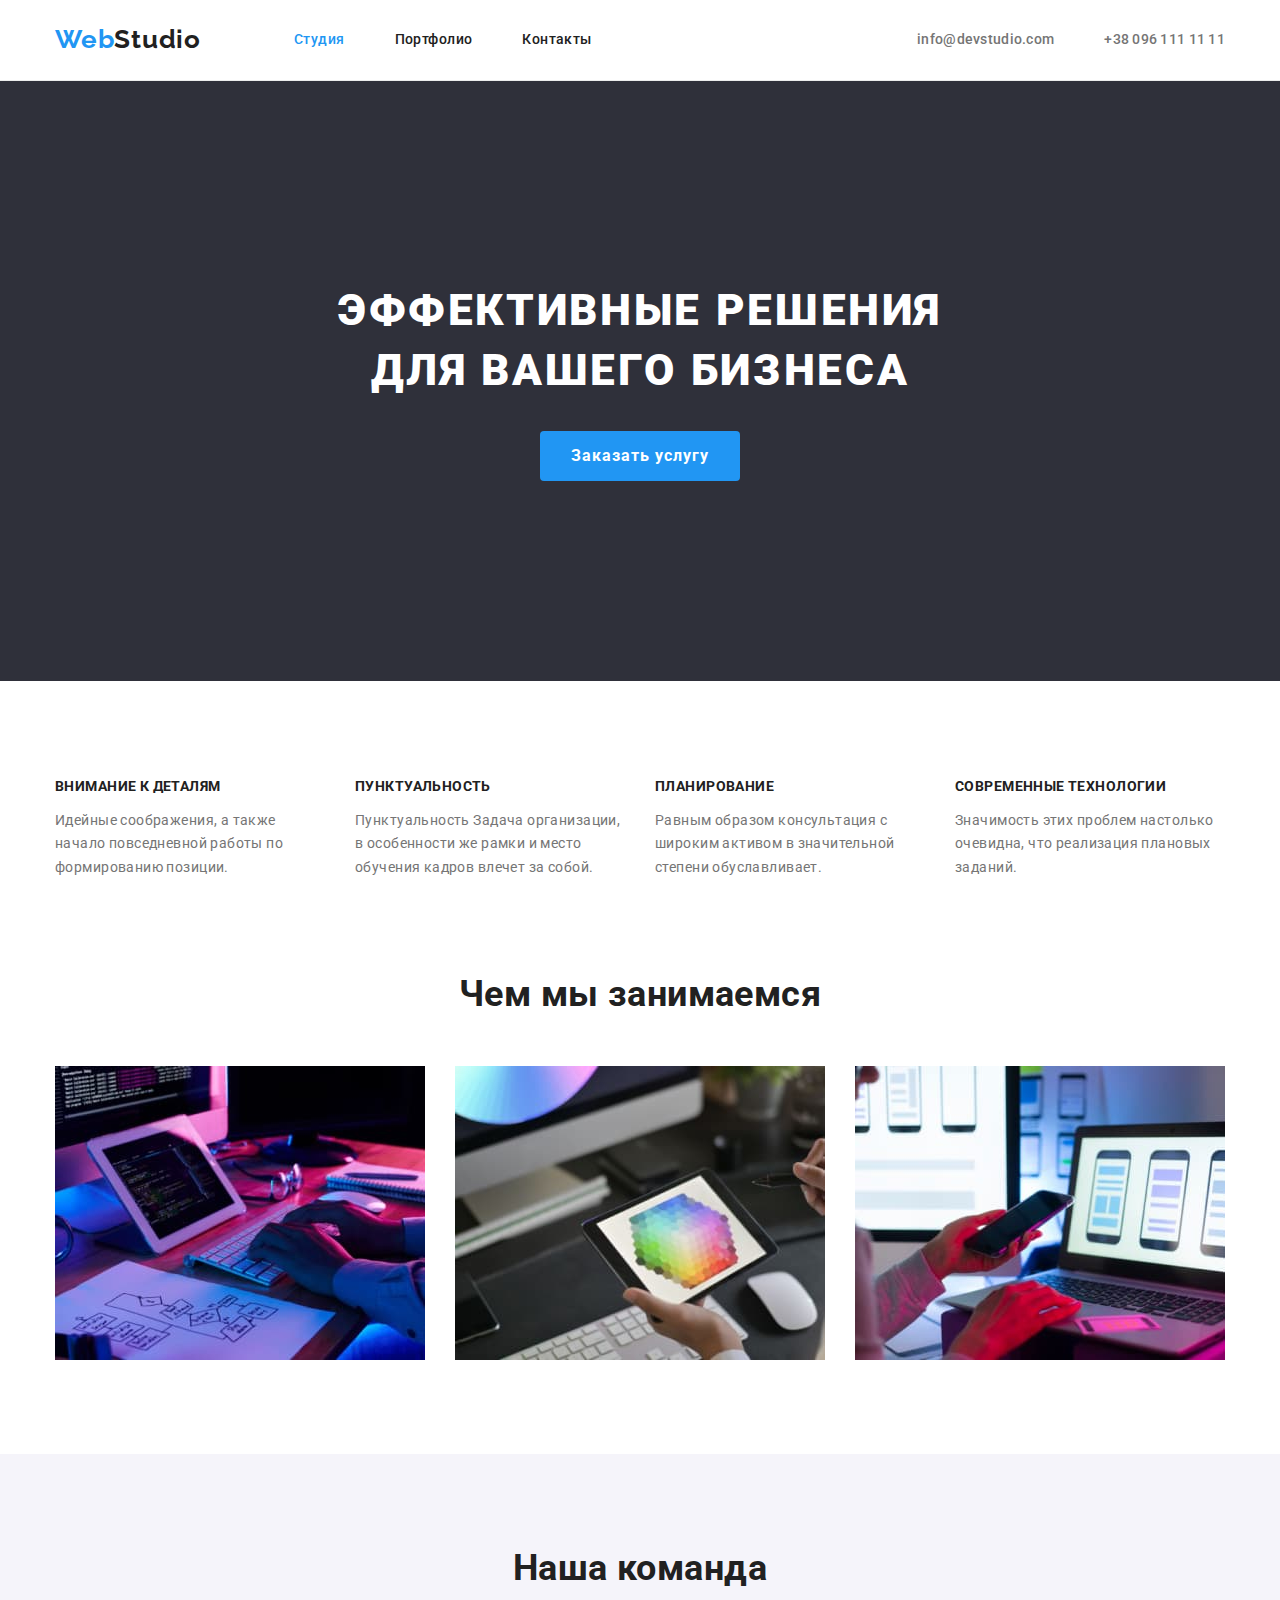
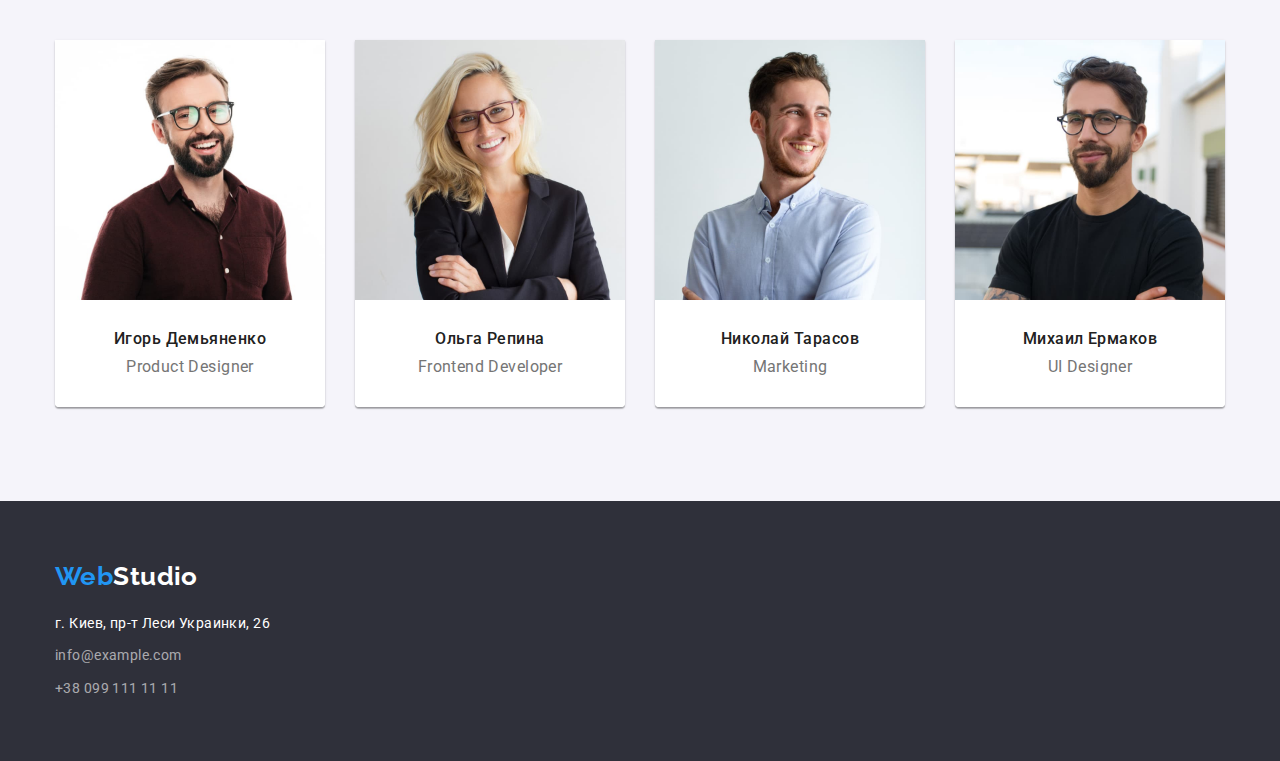
<file: index.html>
<!DOCTYPE html>
<html lang="ru">

<head>
    <meta charset="UTF-8" />
    <meta http-equiv="X-UA-Compatible" content="IE=edge" />
    <meta name="viewport" content="width=device-width, initial-scale=1.0" />
    <title>GOIT-MARKUP-HW-03</title>
    
    <!--Шрифти-->
    <link rel="preconnect" href="https://fonts.googleapis.com">
    <link rel="preconnect" href="https://fonts.gstatic.com" crossorigin>
    <link
        href="https://fonts.googleapis.com/css2?family=Raleway:wght@700&family=Roboto:wght@400;500;700;900&display=swap"
        rel="stylesheet">
        <!--normalize styles start-->
        <link rel="stylesheet" href="https://cdn.jsdelivr.net/npm/modern-normalize@1.1.0/modern-normalize.min.css">
        <!--normalize styles end-->
        <!--Стили файла index.html-->
    <link rel="stylesheet" href="./CSS/styles.css">    
</head>

<body>
    
    <header class="header">
            <div class="container top">
            <nav class="navilist">
                    <a class="logo" href="index.html"><span>Web</span>Studio</a>
                <ul class="list-a">
                    <li class="list"><a class="current header-link" href="index.html">Студия</a></li>
                    <li class="list"><a class="header-link" href="portfolio.html">Портфолио</a></li>
                    <li class="list"><a class="header-link" href="contakt">Контакты</a></li>
                </ul>
        </nav> 
        <ul class="nav">
            <li class="list-contact list"><a class="contact-link" href="mailto:info@devstudio.com">info@devstudio.com</a>
            </li>
            <li class="list-contact list"><a class="contact-link" href="tel:+380961111111">+38 096 111 11 11</a>
            </li>
        </ul>
                
        </div>
    </header> 
        
        <main>
            <section class="header-block">
            <div class="container">
                <h1 class="block">
                Эффективные решения для вашего бизнеса
            </h1>
            <button class="header-button" type="button">Заказать услугу</button>
            </div>
        </section> 
        
        <section class="section">
        <div class="container">
            <h2 hidden>Наши задачи</h2>
            <ul class="detali about-text">
                <li class="title-list">
                    <h3 class="about-title">Внимание к деталям</h3>
                    <p class="about-list">
                        Идейные соображения, а также начало повседневной работы по
                        формированию позиции.
                    </p>
                </li>
                <li class="title-list">
                    <h3 class="about-title">Пунктуальность</h3>
                    <p class="about-list">
                        Пунктуальность Задача организации, в особенности же рамки и место
                        обучения кадров влечет за собой.
                    </p>
                </li>
                <li class="title-list">
                    <h3 class="about-title">Планирование</h3>
                    <p class="about-list">
                        Равным образом консультация с широким активом в значительной
                        степени обуславливает.
                    </p>
                </li>
                <li class="title-list">
                    <h3 class="about-title">Современные технологии</h3>
                    <p class="about-list">
                        Значимость этих проблем настолько очевидна, что реализация
                        плановых заданий.
                    </p>
                </li>
            </ul>
        </div>
        </section>
        
        <section class="section innert">
            <div class="container">
            <h2 class="about">Чем мы занимаемся</h2>
            <ul class="about-a">
                <li class="about-a">
                    <a href="./imeges/img1.jpg"><img src="./imeges/img1.jpg" alt="клавиатура" width="370"
                            height="294" /></a>
                </li>
                <li class="about-a">
                    <a href="./imeges/img2(1).jpg"><img src="./imeges/img2(1).jpg" alt="планшет" width="370"
                            height="294" /></a>
                </li>
                <li class="about-a">
                    <a href="./imeges/img3.jpg"><img src="./imeges/img3.jpg" alt="телефон" width="370"
                            height="294" /></a>
                </li>
            </ul>
            </div>
        </section>
        
        <section class="section comanda">
            <div class="container">
                
                    <h2 class="about">Наша команда</h2>
                    <ul class="card">
                        <li class="team-itt">
                    <img src="./imeges/img4(1).jpg" alt="Игорь Демьяненко" width="270" height="260" />
                    <div class="team-cardi">
                        <h3 class="title">Игорь Демьяненко</h3>
                    <p class="title-title" lang="en">Product Designer</p>
                    </div>
                        </li>
                        <li class="team-itt">
                        <img src="./imeges/img5(1).jpg" alt="Ольга Репина" width="270" height="260" />    
                    <div class="team-cardi">
                    <h3 class="title">Ольга Репина</h3>
                    <p class="title-title" lang="en">Frontend Developer</p></div>
                        </li>
                        <li class="team-itt">
                    <img src="./imeges/img6(1).jpg" alt="Николай Тарасов" width="270" height="260" />
                    <div class="team-cardi">
                        <h3 class="title">Николай Тарасов</h3>
                    <p class="title-title" lang="en">Marketing</p></div>
                        </li>
                        <li class="team-itt">
                    <img src="./imeges/img7(1).jpg" alt="Михаил Ермаков" width="270" height="260" />
                    <div class="team-cardi">
                        <h3 class="title">Михаил Ермаков</h3>
                    <p class="title-title" lang="en">UI Designer</p></div>
                        </li>
                    </ul>
                
            </div>
        </section>
    </main>
    <footer class="footer">
        <div class="container">
        <a class="footer-logo" href="index.html"><span>Web</span>Studio</a>
        
        <address class="foott">
            <ul>
                <li class="addres"><a class="footer-addres foot" href="https://goo.gl/maps/piqngm7oDQpEDh6u6" target="_blank"
                        rel="noopener nofollow noreferrer">г. Киев, пр-т Леси Украинки, 26</a></li>
                <li class="addres">
                    <a class="contakt-link foot" href="mailto:info@example.com">info@example.com</a>
                </li>
                <li class="addres">
                    <a class="contakt-link foot" href="tel:+380991111111">+38 099 111 11 11</a>
                </li>
            </ul>
        </address>
        </div>
    </footer>
</body>

</html>
</file>
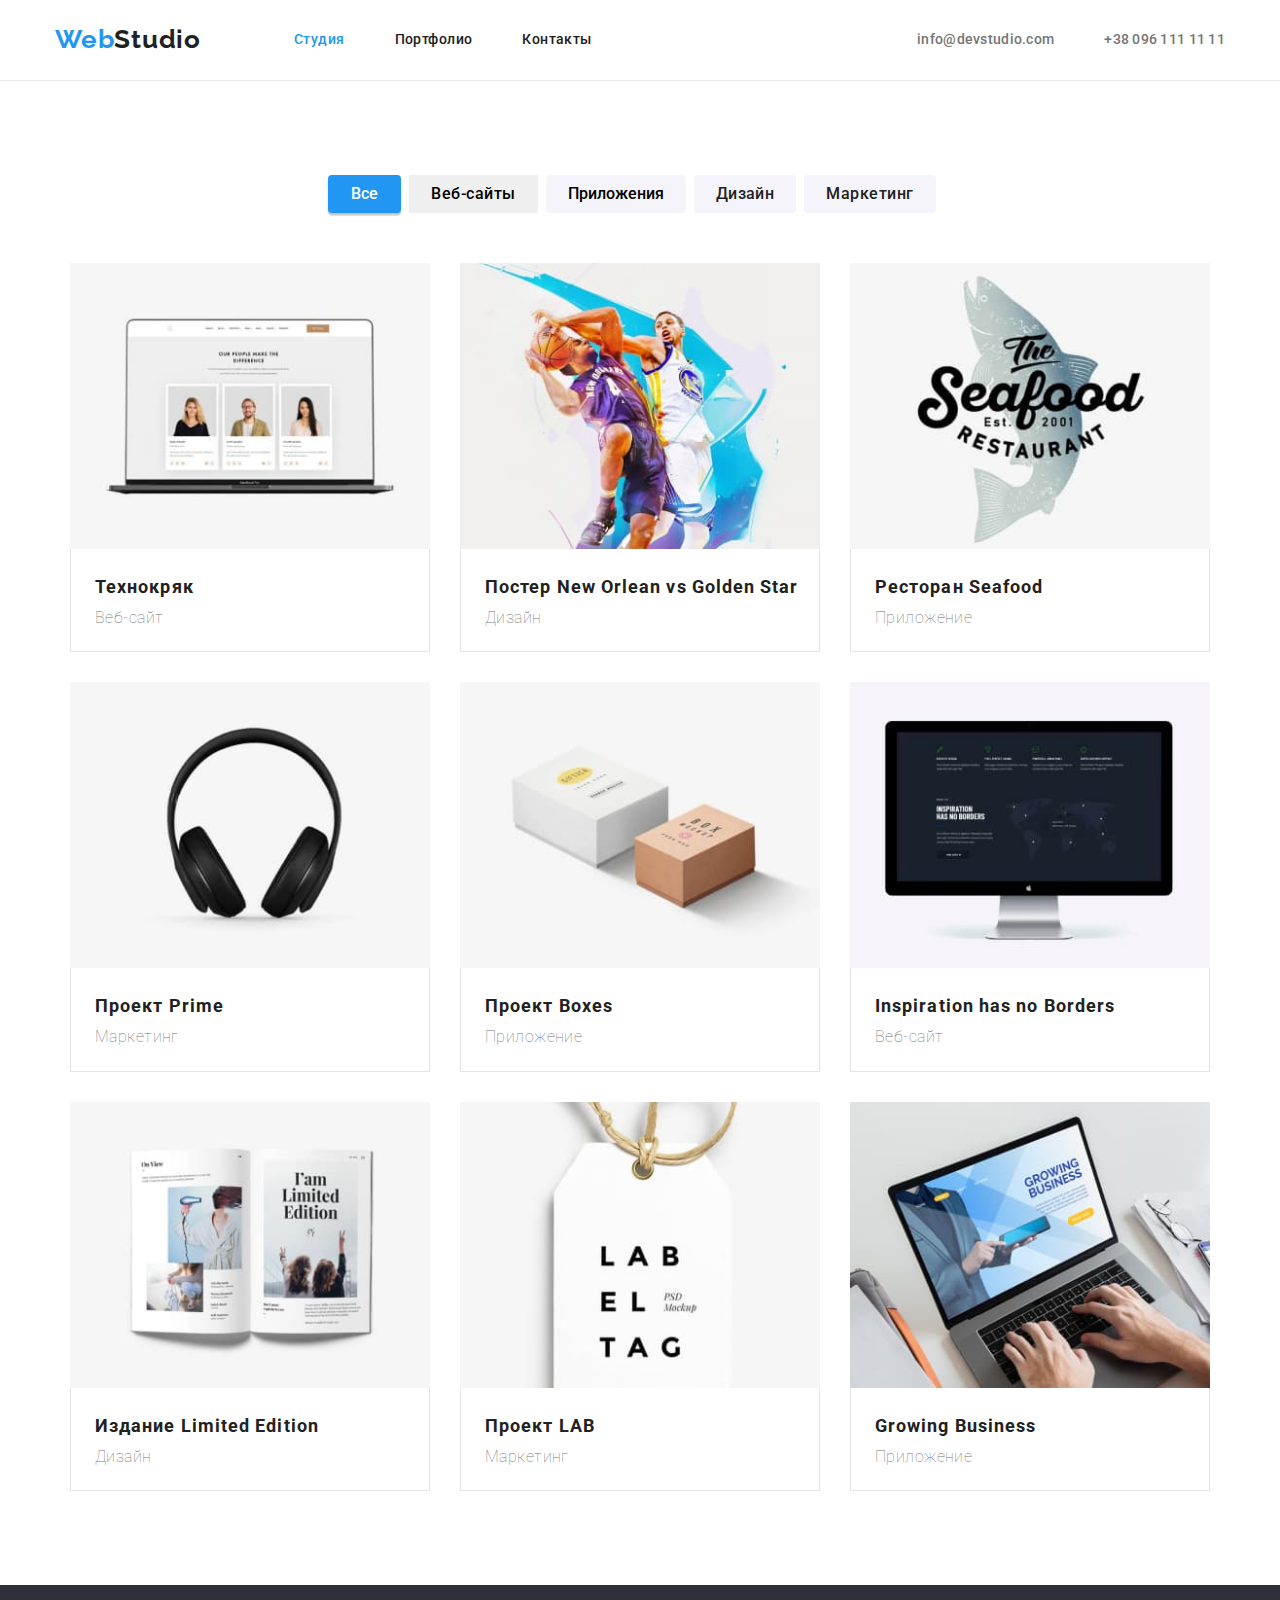
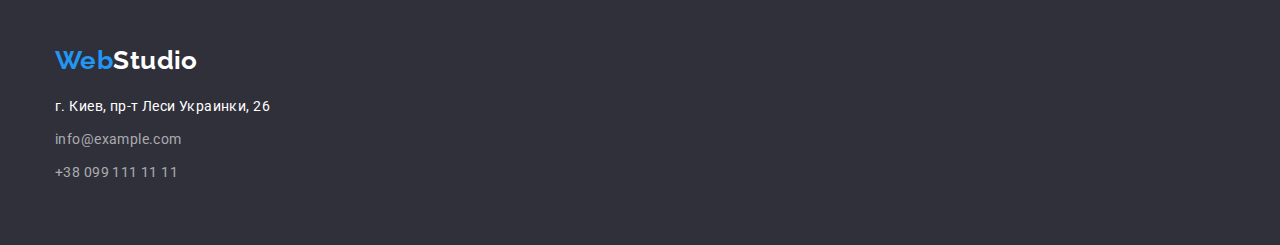
<file: portfolio.html>
<!DOCTYPE html>
<html lang="ru">

<head>
    <meta charset="UTF-8">
    <meta http-equiv="X-UA-Compatible" content="IE=edge">
    <meta name="viewport" content="width=device-width, initial-scale=1.0">
    <title>GOIT-MARKUP-HW-03</title>
    <!--Шрифти-->
    <link rel="preconnect" href="https://fonts.googleapis.com">
    <link rel="preconnect" href="https://fonts.gstatic.com" crossorigin>
    <link href="https://fonts.googleapis.com/css2?family=Raleway:wght@700&family=Roboto:wght@400;500;700;900&display=swap"
        rel="stylesheet">
    <!--normalize styles start-->
    <link rel="stylesheet" href="https://cdn.jsdelivr.net/npm/modern-normalize@1.1.0/modern-normalize.min.css">
    <!--normalize styles end-->
    <!--Стили файла index.html-->
    <link rel="stylesheet" href="./CSS/styles.css">

</head>

<body>
    <header class="header">
        <div class="container top">
            <nav class="navilist">
                <a class="logo" href="index.html"><span>Web</span>Studio</a>
                <ul class="list-a">
                    <li class="list"><a class="current header-link" href="index.html">Студия</a></li>
                    <li class="list"><a class="header-link" href="portfolio.html">Портфолио</a></li>
                    <li class="list"><a class="header-link" href="contakt">Контакты</a></li>
                </ul>
            </nav>
            <ul class="nav">
                <li class="list-contact list"><a class="contact-link" href="mailto:info@devstudio.com">info@devstudio.com</a>
                </li>
                <li class="list-contact list"><a class="contact-link" href="tel:+380961111111">+38 096 111 11 11</a>
                </li>
            </ul>
        
        </div>
    </header>
    <main>
        <section class="section">
            <div class="container">
            <h1 class="portfolio-list" hidden>Портфолио</h1>
            <ul class="group">
                <li>
                    <button class="portfolio-button text" type="button">Все</button>
                </li>
                <li>
                    <button class="button-list" type="button">Веб-сайты</button>
                </li>
                <li>
                    <button class="button-list-a" type="button">Приложения</button>
                </li>
                <li>
                    <button class="button-list-b" type="button">Дизайн</button>
                </li>
                <li>
                    <button class="button-list-c" type="button">Маркетинг</button>
                </li>
            </ul>

        <ul class="portfolio-projekt card-set">
                <li class="team-it card-set-items">
                    <img src="./imeges/imeges1/proekt1.jpg" alt="Екран ноутбука" width="370" height="294">
                    <div class="team-card">
                        <h2 class="portfolio-title">Технокряк</h2>
                        <p class="teksting">Веб-сайт</p>
                    </div>
                </li>
                <li class="team-it card-set-items">
                    <img src="./imeges/imeges1/proekt2.jpg" alt="Игра в мяч" width="370" height="294">
                    <div class="team-card">
                        <h2 class="portfolio-title" lang="en">Постер New Orlean vs Golden Star</h2>
                        <p class="teksting">Дизайн</p>
                    </div>
                </li>
                <li class="team-it card-set-items">
                    <img src="./imeges/imeges1/proekt3.jpg" alt="Реклама" width="370" height="294">
                    <div class="team-card">
                        <h2 class="portfolio-title" lang="en">Ресторан Seafood</h2>
                        <p class="teksting">Приложение</p>
                    </div>
                </li>
                <li class="team-it card-set-items">
                    <img src="./imeges/imeges1/proekt4.jpg" alt="Наушники" width="370" height="294">
                    <div class="team-card">
                        <h2 class="portfolio-title" lang="en">Проект Prime</h2>
                        <p class="teksting">Маркетинг</p>
                    </div>
                </li>
                <li class="team-it card-set-items">
                    <img src="./imeges/imeges1/proekt5.jpg" alt="Коробки" width="370" height="294">
                    <div class="team-card">
                        <h2 class="portfolio-title" lang="en">Проект Boxes</h2>
                        <p class="teksting">Приложение</p>
                    </div>
                </li>
                <li class="team-it card-set-items">
                    <img src="./imeges/imeges1/proekt6.jpg" alt="Монитор" width="370" height="294">
                    <div class="team-card">
                        <h2 class="portfolio-title" lang="en">Inspiration has no Borders</h2>
                        <p class="teksting">Веб-сайт</p>
                    </div>
                </li>
                <li class="team-it card-set-items">
                    <img src="./imeges/imeges1/proekt7.jpg" alt="Книга" width="370" height="294">
                    <div class="team-card">
                        <h2 class="portfolio-title" lang="en">Издание Limited Edition</h2>
                        <p class="teksting">Дизайн</p>
                    </div>
                </li>
                <li class="team-it card-set-items">
                    <img src="./imeges/imeges1/proekt8.jpg" alt="Бирка" width="370" height="294">
                    <div class="team-card">
                        <h2 class="portfolio-title" lang="en">Проект LAB</h2>
                        <p class="teksting">Маркетинг</p>
                    </div>
                </li>
                <li class="team-it card-set-items">
                    <img src="./imeges/imeges1/proekt9.jpg" alt="Ноутбук" width="370" height="294">
                    <div class="team-card">
                        <h2 class="portfolio-title" lang="en">Growing Business</h2>
                        <p class="teksting">Приложение</p>
                    </div>
                </li>
            </ul>
        </div>
        </section>
        
    </main>
    <!--Секция Footer-->
    <footer class="footer">
        <div class="container">
            <a class="footer-logo" href="index.html"><span>Web</span>Studio</a>
        
            <address class="foott">
                <ul>
                    <li class="addres"><a class="footer-addres foot" href="https://goo.gl/maps/piqngm7oDQpEDh6u6" target="_blank"
                            rel="noopener nofollow noreferrer">г. Киев, пр-т Леси Украинки, 26</a></li>
                    <li class="addres">
                        <a class="contakt-link foot" href="mailto:info@example.com">info@example.com</a>
                    </li>
                    <li class="addres">
                        <a class="contakt-link foot" href="tel:+380991111111">+38 099 111 11 11</a>
                    </li>
                </ul>
            </address>
        </div>
    </footer>
</body>

</html>
</file>
<file: CSS/styles.css>
*,
*::before,
*::after {
box-sizing: border-box;
}

:root {
    --black-text: #212121;
    --grey-text: #757575;
    --grey-bg: #F5F4FA;
    --white: #ffffff;
    --blue: #2196f3;
    --bluedark: #188CE8;
    --black-bg: #2F303A;
    --crem: #EEEEEE;
    --crem-grey: #E5E5E5;
    --grey: #ECECEC;
    --items:3;
    --indent:30px;
}

body {
    background-color: var(--white);
    font-family: 'Roboto', sans-serif;
    font-size: 14px;
    color: var(--grey-text);
    line-height: 1.14;
    letter-spacing: 0.03em;

}
h1,
h2,
h3,
h4,
p{
    margin: 0px;

}
ul{
    list-style: none;
    padding-left: 0;
    margin: 0;
}

span {
    color: var(--blue);
}

ul {
    list-style-type: none;
    margin: 0px;
    padding: 0px;
}

img{
    display: block;
    max-width: 100%;
    height: auto;
}
a {
    text-decoration: none;
} 
address{
    font-style: normal;
        /* or */
    font-style: inherit;
}

.container{
width: 1200px;
padding-left: 15px;
padding-right: 15px;

margin-left: auto;
margin-right: auto;
}

.header{
display: flex;
display: inline-block;
border-bottom: 1px solid var(--grey);
}
.top{
    display: inline-flex;
    justify-content: space-between;
}
.navilist{
display: flex;
    align-items: center;
}

.nav{
display: flex;
align-items: center; 
}

.list-a{
    display: flex;
    
}


.ul{

margin-right: 50px;
}
.list{
    
    align-items: center;
        margin-right: 50px;
}

.list:last-child{
    margin-right: 0px;
}
.header-link:hover,
.header-link:focus {
    color: var(--blue)
}

.logo {
    font-family: 'Raleway';
    font-style: normal;
    font-weight: 700;
    font-size: 26px;
    line-height: 1.2;
    letter-spacing: 0.03em;
    color: var(--black-text);
    
    margin-right: 93px;
}
.header-link{
    display:inline-block;
    align-items: center;
    color: var(--black-text);
}

.header-link:last-child {
    
    margin-right: 0px;
}

.contact-link {
    display: inline-block;
    font-family: Roboto;
    font-style: normal;
    font-weight: 500;
    font-size: 14px;
    line-height: 1.14;
    letter-spacing: 0.02em;
    text-align: left;
    /* info@devstudio.com */
    color: var(--grey-text);

    
}

.contact-link:hover,
.contact-link:focus {
    color: var(--blue);

}

.portfolio-button:hover,
.portfolio-button:focus {
    color: var(--white);
    background-color: var(--bluedark);
}


.button-list:hover,
.button-list:focus {
    color: var(--white);
    background-color: var(--blue);

}

.button-list-a:hover,
.button-list-a:focus {
    color: var(--white);
    background-color: var(--blue);
}

.button-list-b:hover,
.button-list-b:focus {
    color: var(--white);
    background-color: var(--blue);
}

.button-list-c:hover,
.button-list-c:focus {
    color: var(--white);
    background-color: var(--blue);

}

.header-link:hover,
.header-link:focus {
    color: var(--blue);
}

.current,
.curent:hover,
.curent:focus {
    color: var(--black-text);
    color: var(--blue);

}

.header {
    padding-top: 24px;
    padding-bottom: 25px;
    
    display: flex;
    align-items: center;
    font-weight: 500;

}

.header-block {

padding-top: 200px;
padding-bottom: 200px;
color: var(--white);
background-color: var(--black-bg);
}

.section{
    padding-top: 94px;
    padding-bottom: 94px;
}
.block {

    font-family: "Roboto";
    font-style: normal;
    text-align: center;
    font-weight: 900;
    font-size: 44px;
    line-height: 1.36;
    text-transform: uppercase;
    letter-spacing: 0.06em;

    width: 696px;
    
    margin: 0px auto;

}


.portfolio-list {
    font-family: "Roboto";
    position: absolute;
    font-style: normal;
    font-weight: 900;
    font-size: 44px;
    line-height: 1.36;
    text-align: center;
    letter-spacing: 0.06em;
    text-transform: uppercase;
}

.portfolio-title {
    font-family: "Roboto";
    font-style: normal;
    font-weight: 700;
    font-size: 18px;
    line-height: 2;
    
    margin-bottom: 4px;
    letter-spacing: 0.06em;
    color: var(--black-text);
}

.teksting {
    font-size: 16px;
    font-weight: 1.87;
    
}

.title-list{
    display: inline-block;
width: 270px;

margin-right: 30px;
}
.title-list:last-child{
    margin-right: 0px;
}

.about-text{
display: flex;
align-content: stretch;
justify-content: space-evenly;

}

.innert{
    padding-top: 0;
}
.title {
    font-family: "Roboto";
    font-weight: 500;
    text-align: center;
    margin-bottom: 10px;
    font-size: 16px;
    line-height: 1.18;
    letter-spacing: 0.03em;
    color: var(--black-text);
}

.title-title {
    font-size: 16px;
    line-height: 1.18;
    text-align: center;
    
}

.header-button {
    display: block;
    margin-left: auto;
    margin-right: auto;
    display: flex;
    align-items: center;
    width: 200px;
    height: 50px;
    justify-content: center;
    margin-top: 30px;

    text-align: center;
    font-family: "Roboto";
    font-style: normal;
    font-weight: 700;
    font-size: 16px;
    line-height: 1.88;
    border-radius: 4px;
    border: 0px;
    letter-spacing: 0.06em;
    background-color: var(--blue);
    color: var(--white);

}

.portfolio-button {
    width: 73px;
    height: 38px;
    left: 495px;
    margin-right: 8px;
    background-color: var(--blue);
    box-shadow: 0px 3px 1px rgba(0, 0, 0, 0.1), 0px 1px 2px rgba(0, 0, 0, 0.08), 0px 2px 2px rgba(0, 0, 0, 0.12);
    border-radius: 4px;
    border: 0px;
    font-family: "Roboto";
    font-style: normal;
    font-weight: 500;
    font-size: 16px;
    line-height: 1.6;
    color: var(--white);
}


.about-a{
    
    display: flex;
    justify-content: space-between;
    
}
.about-a:nth-child(-n+3) {
    
    margin-right: 0;
}

.about {
    
    font-family: "Roboto";
    font-style: normal;
    font-weight: 700;
    font-size: 36px;
    line-height: 1.16;
    color: var(--black-text);
margin-bottom: 50px;

}

.about-title {
    color: var(--black-text);
    text-transform: uppercase;
    font-size: 14px;
    line-height: 1.7;
    font-weight: 700;
    margin-bottom: 10px;
}

.about-list {
    font-family: "Roboto";
    font-style: normal;
    font-weight: 400;
    line-height: 1.7;
    margin: 0px;
}
.group{
    display: flex;
    justify-content: center;
    align-items: center;
    margin-right: 8px;
margin-bottom: 50px;

}

.text{
    color: var(--white);
}

.button-list {
    font-family: Roboto;
    font-style: normal;
    font-size: 16px;
    font-weight: 500;
    line-height: 1.6;
    letter-spacing: 0.03em;
    border: 0px;
    padding: 6px 22px;
margin-right: 8px;
}

.button-list-a {

    border-radius: 4px;
    font-family: "Roboto";
    font-style: normal;
    font-weight: 500;
    font-size: 16px;
    line-height: 1.6;
    border: 0px;
    padding: 6px 22px;
    margin-right: 8px;
    background: var(--grey-bg);
}

.button-list-b {

    border-radius: 4px;
    background: var(--grey-bg);
    border: 0px;
    font-family: "Roboto";
    font-style: normal;
    font-weight: 500;
    font-size: 16px;
    line-height: 1.6;
    letter-spacing: 0.03em;
    color: var(--black-text);
    padding: 6px 22px;
    margin-right: 8px;
}

.button-list-c {

    border-radius: 4px;
    background: var(--grey-bg);
    border-radius: 4px;
    border: 0px;
    padding: 6px 22px;
    margin-right: 8px;
    font-family: "Roboto";
    font-style: normal;
    font-weight: 500;
    font-size: 16px;
    line-height: 1.6;
    letter-spacing: 0.03em;
    color: var(--black-text);
}


.portfolio-button:hover,
.portfolio-button:focus {
    background-color: var(--blue);
    color: var(--white);
}


.header-button:hover,
.header-button:focus {
    background-color: var(--bluedark);

}
.team-card{ 
    padding-top: 20px;  
    padding-left: 24px;
    padding-bottom: 24px;
    border-left: 1px solid var(--crem-grey);
    border-right: 1px solid var(--crem-grey);
    border-bottom: 1px solid var(--crem-grey);
}


.card-set{
    display: flex;
    flex-wrap: wrap;
    justify-content: center;
    margin: calc( - 1 * var(--indent) / 2);
}
.card-set-items{
    flex-basis:calc((100% - var(--indent) * var(--items)) / var(--items)) ;
    margin: calc(var(--indent) / 2);
}
.card-set-items:nth-child(-n+3){
    margin-top: 0;
}
.card-set-items:nth-child(3n){
    margin-right: 0;
    
}
.card-set-items:nth-child(3n + 1){
    margin-left: 0; 
}

.card-set-items:nth-child(n + 6){
    margin-bottom: 0;
}
.filter{
    margin-bottom: 20px;
}

.team-itt{

display: inline-block;
margin-right: 30px;

background-color: var(--white);

box-shadow: 0px 1px 3px rgba(0, 0, 0, 0.12), 0px 1px 1px rgba(0, 0, 0, 0.14), 0px 2px 1px rgba(0, 0, 0, 0.2);
border-radius: 0px 0px 4px 4px;

}

.team-itt:last-child{
    margin-right: 0px;
}

.card{
    display: flex;
    justify-content: center;
}
.card:nth-child(-n+4) {
    
    margin-right: 0px
}
.section.comanda{
    background-color: var(--grey-bg);
}

.about{
    text-align: center;
    
} 

.team-cardi:nth-child(-n+4) {
    margin-left: 0;
}

.team-cardi{
        padding-top: 30px;
        padding-bottom: 30px;
        

    border-radius: 0px 0px 4px 4px;
    background-color: var(--white);
}




.foott{

margin-top: 20px;
}

.contakt-link{
margin-bottom: 9px;
margin-top: 9px; 

}

.footer {
    background-color: var(--black-bg);
    
    padding-top: 60px;
    padding-bottom: 60px;
    
}

.addres{
    margin-top: 9px;

}
.addres:last-child{
    margin-bottom: 0px;
}
.footer-logo {
    color: var(--white);
    font-family: 'Raleway';
    font-style: normal;
    font-weight: 700;
    font-size: 26px;
    line-height: 1.17;
    margin-bottom: 20px;
}

.footer-addres {
    font-family: "Roboto";
    font-style: normal;
    font-weight: 400;
    font-size: 14px;
    line-height: 1.7;
    color: var(--white);
    margin-bottom: 9px;
}


.contakt-link {
    font-family: "Roboto";
    font-style: normal;
    font-weight: 400;
    font-size: 14px;
    line-height: 1.7;
    color: rgba(255, 255, 255, 0.6);
}
</file>
